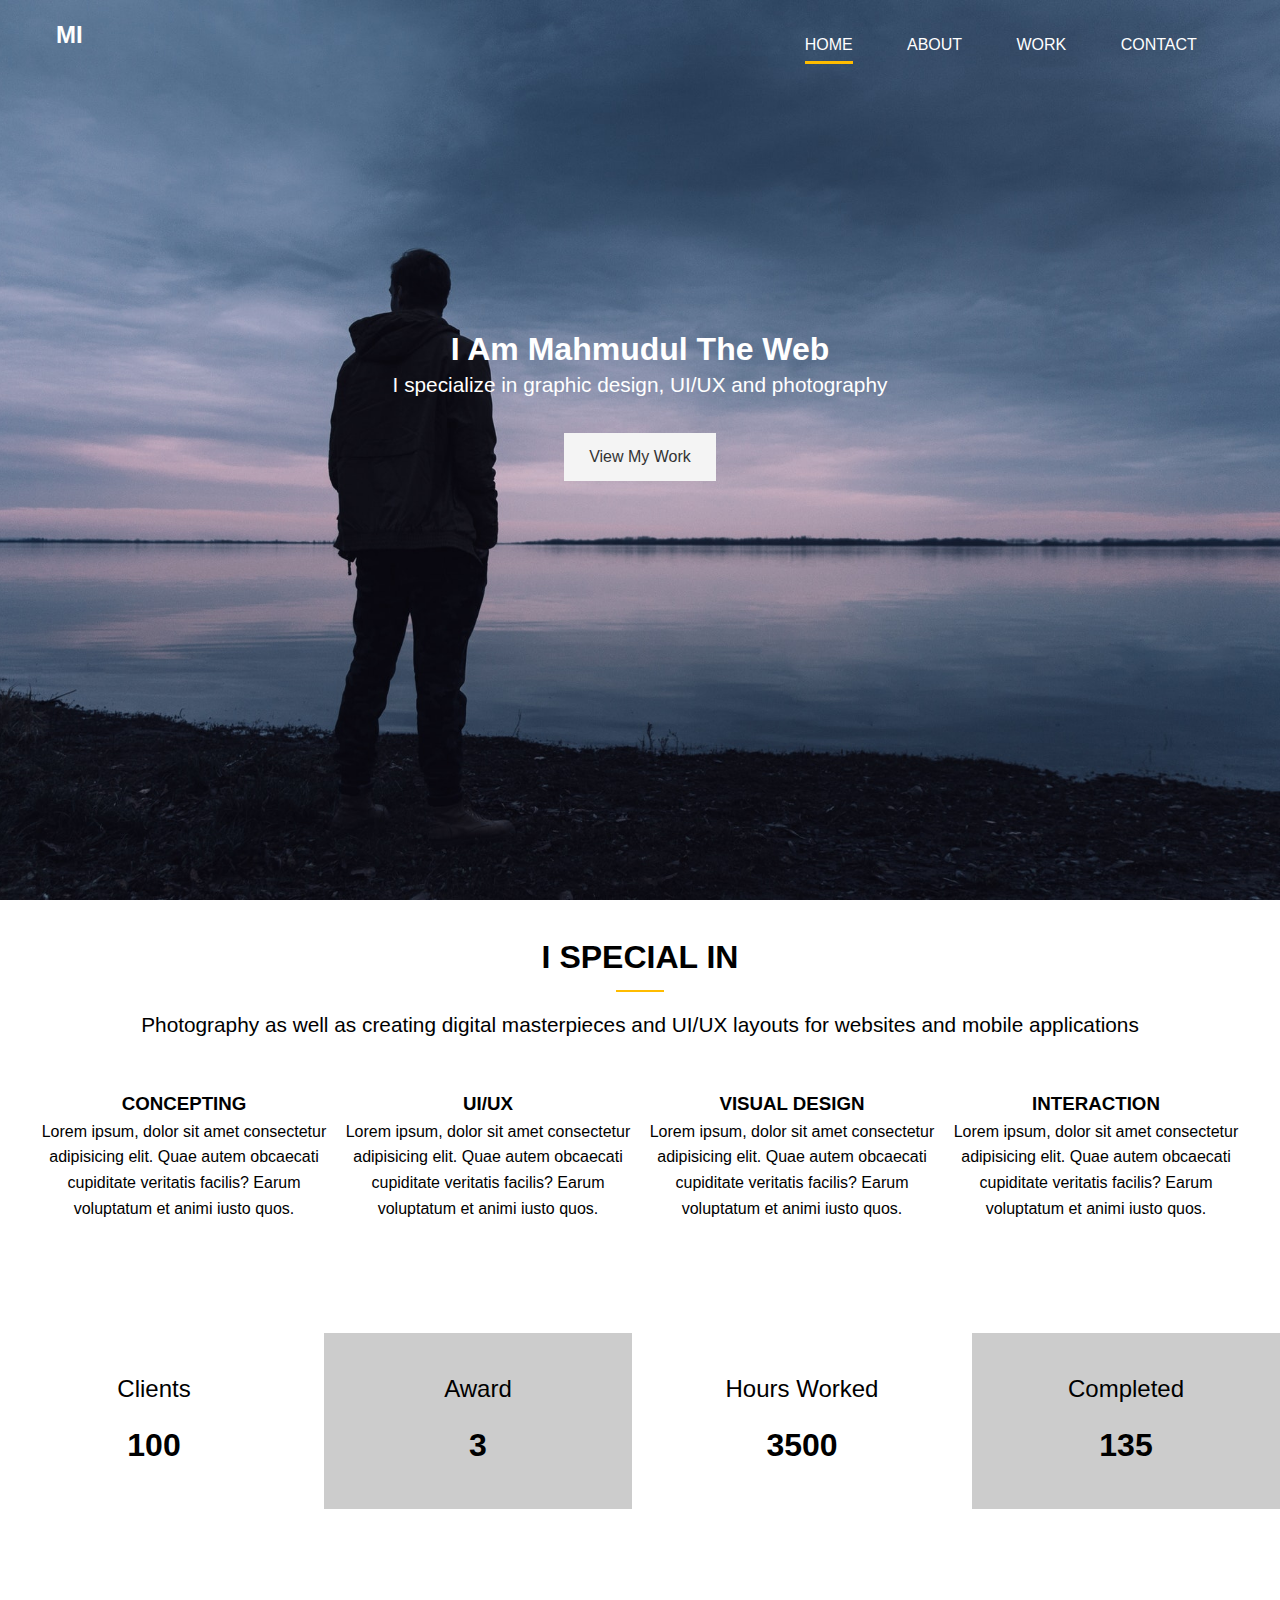
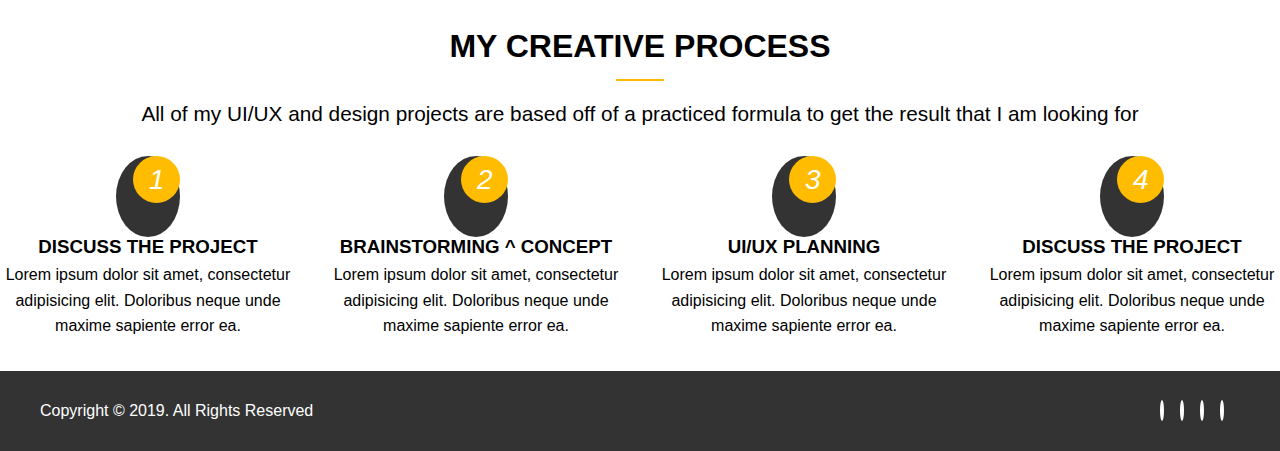
<file: index.html>
<!DOCTYPE html>
<html lang="en">
<head>
	<meta charset="UTF-8">
	<meta http-equiv="X-UA-Compatible" content="IE=edge">
	<meta name="viewport" content="width=device-width, initial-scale=1.0">
	<link rel="stylesheet" href="https://use.fontawesome.com/releases/v5.6.3/css/all.css"
		integrity="sha384-UHRtZLI+pbxtHCWp1t77Bi1L4ZtiqrqD80Kn4Z8NTSRyMA2Fd33n5dQ8lWUE00s/" crossorigin="anonymous">
	<link rel="preconnect" href="https://fonts.googleapis.com">
	<link rel="stylesheet" href="css/main.css">
	<title>Mahmudul</title>
</head>

<body>
	<header id="header-home">
		<div class="container">
			<nav id="main-nav">
		             <h2 id="logos">MI</h2>
				<ul>
					<li><a href="index.html" class="current">Home</a></li>
					<li><a href="about.html">About</a></li>
					<li><a href="work.html">Work</a></li>
					<li><a href="contact.html">Contact</a></li>
				</ul>
			</nav>
			<div class="header-content">
				<h1>I Am Mahmudul The <span class="txt-type" data-wait="3000"
					data-words='["Web Developer"]'></span></h1>
				<p class="lead">I specialize in graphic design, UI/UX and photography</p>
				<a href="work.html" class="btn-light">View My Work</a>
			</div>
		</div>
	</header>
	<section id="home-a" class="text-center py-2">
		<div class="container">
			<h2 class="section-title">I Special In</h2>
			<div class="bottom-line"></div>
			<p class="lead">Photography as well as creating digital masterpieces and UI/UX layouts for websites and
				mobile applications</p>
			<div class="special">
				<div>
					<i class="fas fa-file-alt fa-2x"></i>
					<h3>Concepting</h3>
					<p>Lorem ipsum, dolor sit amet consectetur adipisicing elit. Quae autem obcaecati cupiditate
						veritatis facilis? Earum voluptatum et animi iusto quos.</p>
				</div>
				<div>
					<i class="fas fa-desktop fa-2x"></i>
					<h3>UI/UX</h3>
					<p>Lorem ipsum, dolor sit amet consectetur adipisicing elit. Quae autem obcaecati cupiditate
						veritatis facilis? Earum voluptatum et animi iusto quos.</p>
				</div>
				<div>
					<i class="fas fa-object-ungroup fa-2x"></i>
					<h3>Visual Design</h3>
					<p>Lorem ipsum, dolor sit amet consectetur adipisicing elit. Quae autem obcaecati cupiditate
						veritatis facilis? Earum voluptatum et animi iusto quos.</p>
				</div>
				<div>
					<i class="fas fa-thumbs-up fa-2x"></i>
					<h3>Interaction</h3>
					<p>Lorem ipsum, dolor sit amet consectetur adipisicing elit. Quae autem obcaecati cupiditate
						veritatis facilis? Earum voluptatum et animi iusto quos.</p>
				</div>
			</div>
		</div>
	</section>
	<section id="home-b" class="text-center py-3">
		<div class="stats">
			<div>
				<ul>
					<li><i class="fas fa-users fa-3x "></i></li>
					<li class="stats-title">Clients</li>
					<li class="stats-number">100</li>
				</ul>
			</div>
			<div>
				<ul>
					<li><i class="fas fa-award fa-3x"></i></li>
					<li class="stats-title">Award</li>
					<li class="stats-number">3 </li>
				</ul>
			</div>
			<div>
				<ul>
					<li><i class="fas fa-hourglass-start fa-3x"></i></li>
					<li class="stats-title">Hours Worked</li>
					<li class="stats-number">3500</li>
				</ul>
			</div>
			<div>
				<ul>
					<li><i class="fas fa-code-branch fa-3x"></i></li>
					<li class="stats-title">Completed</li>
					<li class="stats-number">135</li>
				</ul>
			</div>
		</div>
	</section>
	<section id="home-c" class="text-center py-2">
		<h2 class="section-title">My Creative Process</h2>
		<div class="bottom-line"></div>
		<p class="lead">All of my UI/UX and design projects are based off of a practiced formula to get the result that
			I am looking for</p>
		<div class="process">
			<div>
				<i class="fas fa-file-alt fa-4x process-icon my-2">
					<div class="process-step">1</div>
				</i>
				<div class="clr"></div>
				<h3>Discuss The Project</h3>
				<p>Lorem ipsum dolor sit amet, consectetur adipisicing elit. Doloribus neque unde maxime sapiente error
					ea.</p>
			</div>
			<div>
				<i class="fas fa-desktop fa-4x process-icon my-2">
					<div class="process-step">2</div>
				</i>
				<div class="clr"></div>
				<h3>BRAINSTORMING ^ CONCEPT</h3>
				<p>Lorem ipsum dolor sit amet, consectetur adipisicing elit. Doloribus neque unde maxime sapiente error
					ea.</p>
			</div>
			<div>
				<i class="fas fa-object-ungroup fa-4x process-icon my-2">
					<div class="process-step">3</div>
				</i>
				<div class="clr"></div>
				<h3>UI/UX PLANNING</h3>
				<p>Lorem ipsum dolor sit amet, consectetur adipisicing elit. Doloribus neque unde maxime sapiente error
					ea.</p>
			</div>
			<div>
				<i class="fas fa-thumbs-up fa-4x process-icon my-2">
					<div class="process-step">4</div>
				</i>
				<div class="clr"></div>
				<h3>Discuss The Project</h3>
				<p>Lorem ipsum dolor sit amet, consectetur adipisicing elit. Doloribus neque unde maxime sapiente error
					ea.</p>
			</div>
		</div>
	</section>
	<section id="main-footer">
		<div class="footer-content container">
			<p>Copyright © 2019. All Rights Reserved</p>
			<div class="social">
				<a href="https://twitter.com/MdMahmu85962551">	<i class="fab fa-twitter"></i></a>
			
			
				<a href="https://www.facebook.com/mdmahmudul.uslam.1/">	<i class="fab fa-facebook-f"></i></a>
				<a href="https://www.instagram.com/mdmahmudul.uslam.1/">		<i class="fab fa-instagram"></i></a>
				<a href=https://www.linkedin.com/in/md-mahmudul-islam-4aa63323b/">	<i class="fab fa-linkedin"></i></a>
		
			
			</div>
		</div>
	</section>
	<script src="app.js"></script>
</body>
</html>
</file>
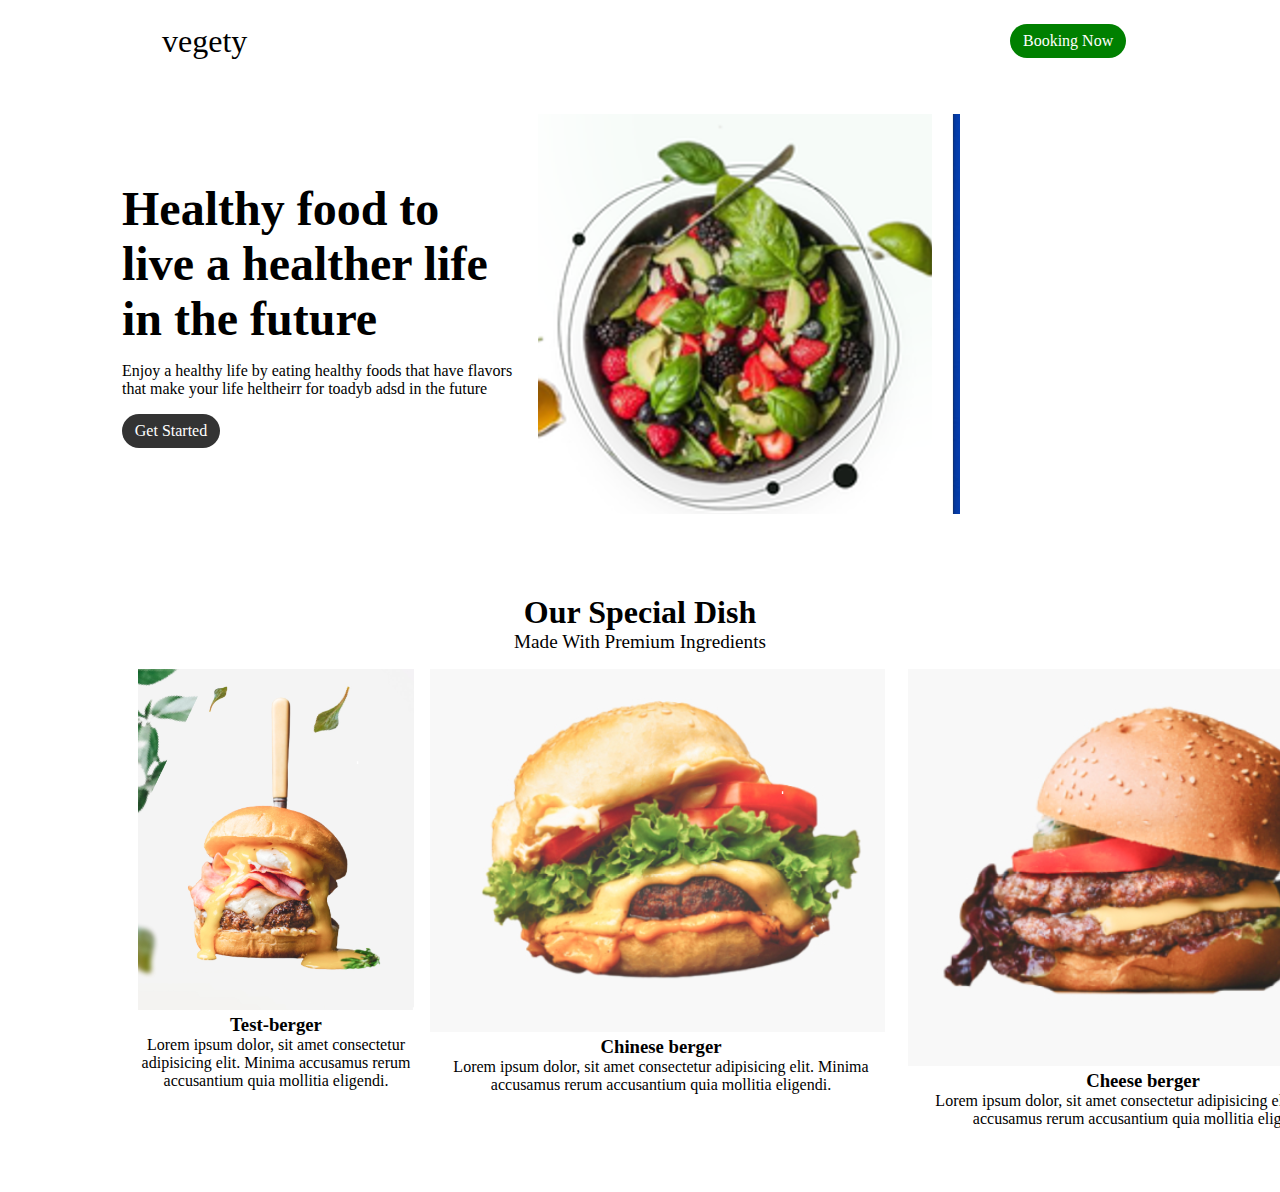
<file: css/PORTFOLIO-WB/index.html>
<!DOCTYPE html>
<html lang="en">

<head>
	<meta charset="UTF-8">
	<meta http-equiv="X-UA-Compatible" content="IE=edge">
	<meta name="viewport" content="width=device-width, initial-scale=1.0">
	<title>Document</title>
	<link rel="preconnect" href="https://fonts.googleapis.com">
	<link rel="stylesheet" href="https://use.fontawesome.com/releases/v5.6.3/css/all.css"
		integrity="sha384-UHRtZLI+pbxtHCWp1t77Bi1L4ZtiqrqD80Kn4Z8NTSRyMA2Fd33n5dQ8lWUE00s/" crossorigin="anonymous">
	<link rel="stylesheet" href="disc/main.css">
</head>
<body>
	<div class="container">
		<div id="main-nav">
			<div class="logo">
				<i class="fas fa-leaf"></i>vege<span>ty</span>
			</div>
			<div class="icons">
				<i class="fas fa-search"></i>
				<i class="fas fa-shopping-cart"></i>
				<i class="fas fa-shopping-bag"></i>
			</div>
			<a href="#" class="btn-primary">Booking Now</a>
		</div>
	</div>
	<section id="home-a" class="py-2">
		<div class="container">
			<div class="healthy">
				<div class="content">
					<h1>Healthy food to live a healther life in the future </h1>
				<p>Enjoy a healthy life by eating healthy foods that have flavors that make your life heltheirr for toadyb adsd in the future</p>
				<a href="#" class="btn-dark">Get Started</a>
				</div>
				<img src="./5.PNG" alt="">
			</div>
		</div>
	</section>
	<section id="home-b" class="text-center py-3">
	<div class="container">
		<h2 class="section-title">Our Special Dish</h2>
		<p class="lead">Made With Premium Ingredients</p>
		<div class="specials">
			<div>
				<img src="./bargar1.jpg" alt="">
				<h3>Test-berger</h3>
				<p>Lorem ipsum dolor, sit amet consectetur adipisicing elit. Minima accusamus rerum accusantium quia mollitia eligendi.</p>
			</div>
			<div>
				<img src="./bargar2.jpg" alt="">
				<h3>Chinese berger</h3>
				<p>Lorem ipsum dolor, sit amet consectetur adipisicing elit. Minima accusamus rerum accusantium quia mollitia eligendi.</p>
			</div>
			<div>
				<img src="./bargar3.jpg" alt="">
				<h3>Cheese berger</h3>
				<p>Lorem ipsum dolor, sit amet consectetur adipisicing elit. Minima accusamus rerum accusantium quia mollitia eligendi.</p>
			</div>
		</div>
	</div>
	</section>
</body>

</html>
</file>
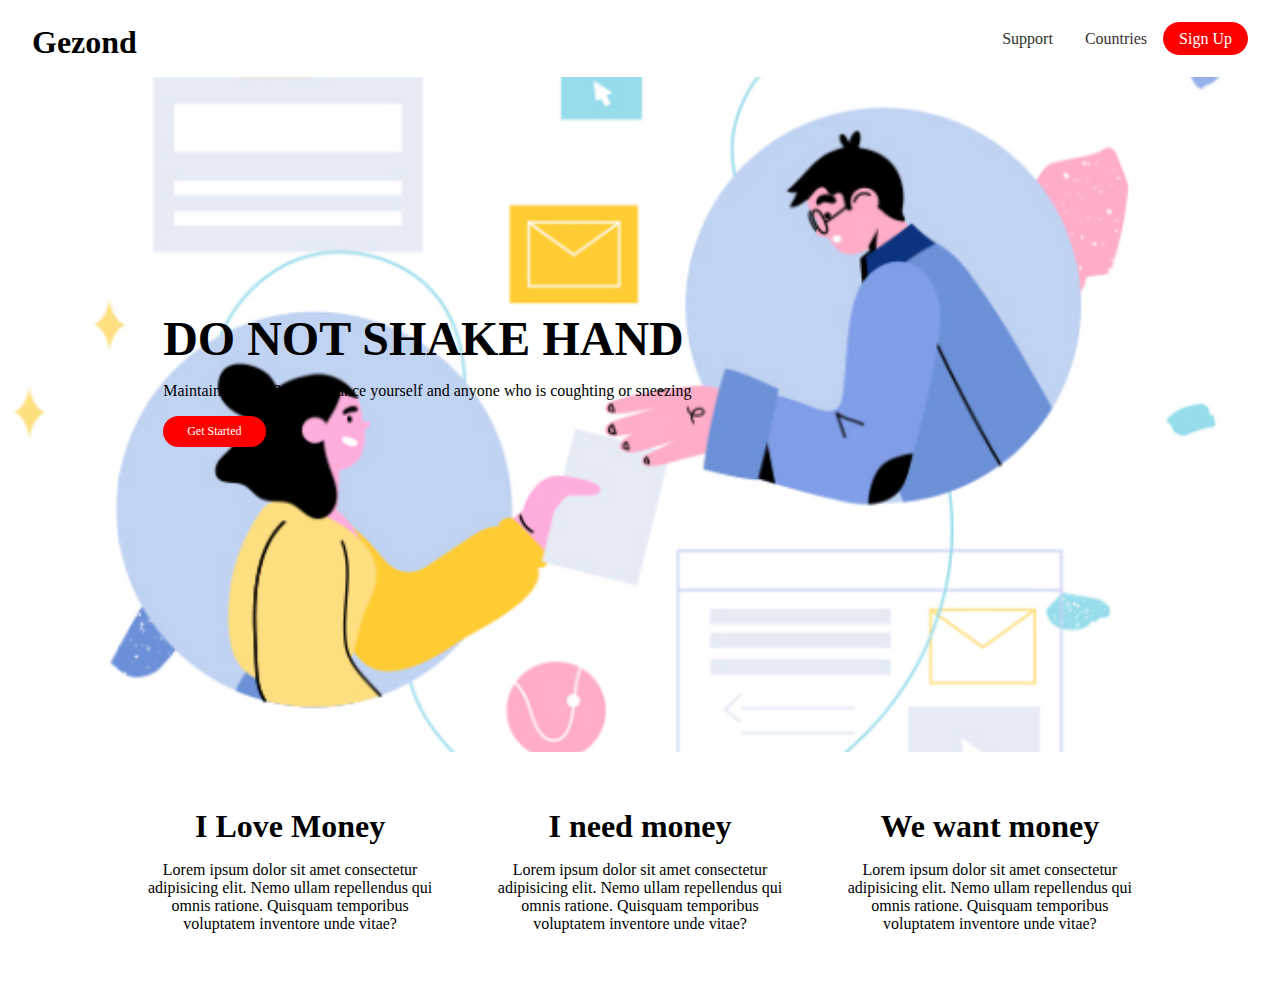
<file: img/Project/index.html>
<!DOCTYPE html>
<html lang="en">
<head>
	<meta charset="UTF-8">
	<meta http-equiv="X-UA-Compatible" content="IE=edge">
	<meta name="viewport" content="width=device-width, initial-scale=1.0">
	<link rel="stylesheet" href="style.css">
	<title>docoment</title>
</head>
<body>
	<header>
		<nav id="navbar">
				<h1 class="logo">Gezond</h1>
				<ul>
					<li><a href="#">Support</a></li>
					<li><a href="#">Countries</a></li>
					<li><a href="#">Sign Up</a></li>
				</ul>
		</nav>
	</header>
	<section id="showcase">
		<div class="container">
		<div class="showcase-container">
			<h1>DO NOT SHAKE HAND</h1>
			<P>Maintain at least 3 feet distance yourself and anyone who is coughting or sneezing</P>
			<div>
			<a href="#" class="btn">Get Started</a>
		</div>
		</div>
	</div>
	</section>
	<section class="countries">
		<div class="box-container">
			<div class="box">
				<h1>I Love Money</h1>
				Lorem ipsum dolor sit amet consectetur adipisicing elit. Nemo ullam repellendus qui omnis ratione. Quisquam temporibus voluptatem inventore unde vitae?
			</div>
			<div class="box">
				<h1>I need money</h1>
				Lorem ipsum dolor sit amet consectetur adipisicing elit. Nemo ullam repellendus qui omnis ratione. Quisquam temporibus voluptatem inventore unde vitae?
			</div>
			<div class="box">
				<h1>We want money</h1>
				Lorem ipsum dolor sit amet consectetur adipisicing elit. Nemo ullam repellendus qui omnis ratione. Quisquam temporibus voluptatem inventore unde vitae?
			</div>
		</div>
	</section>
</body>
</html>
</file>
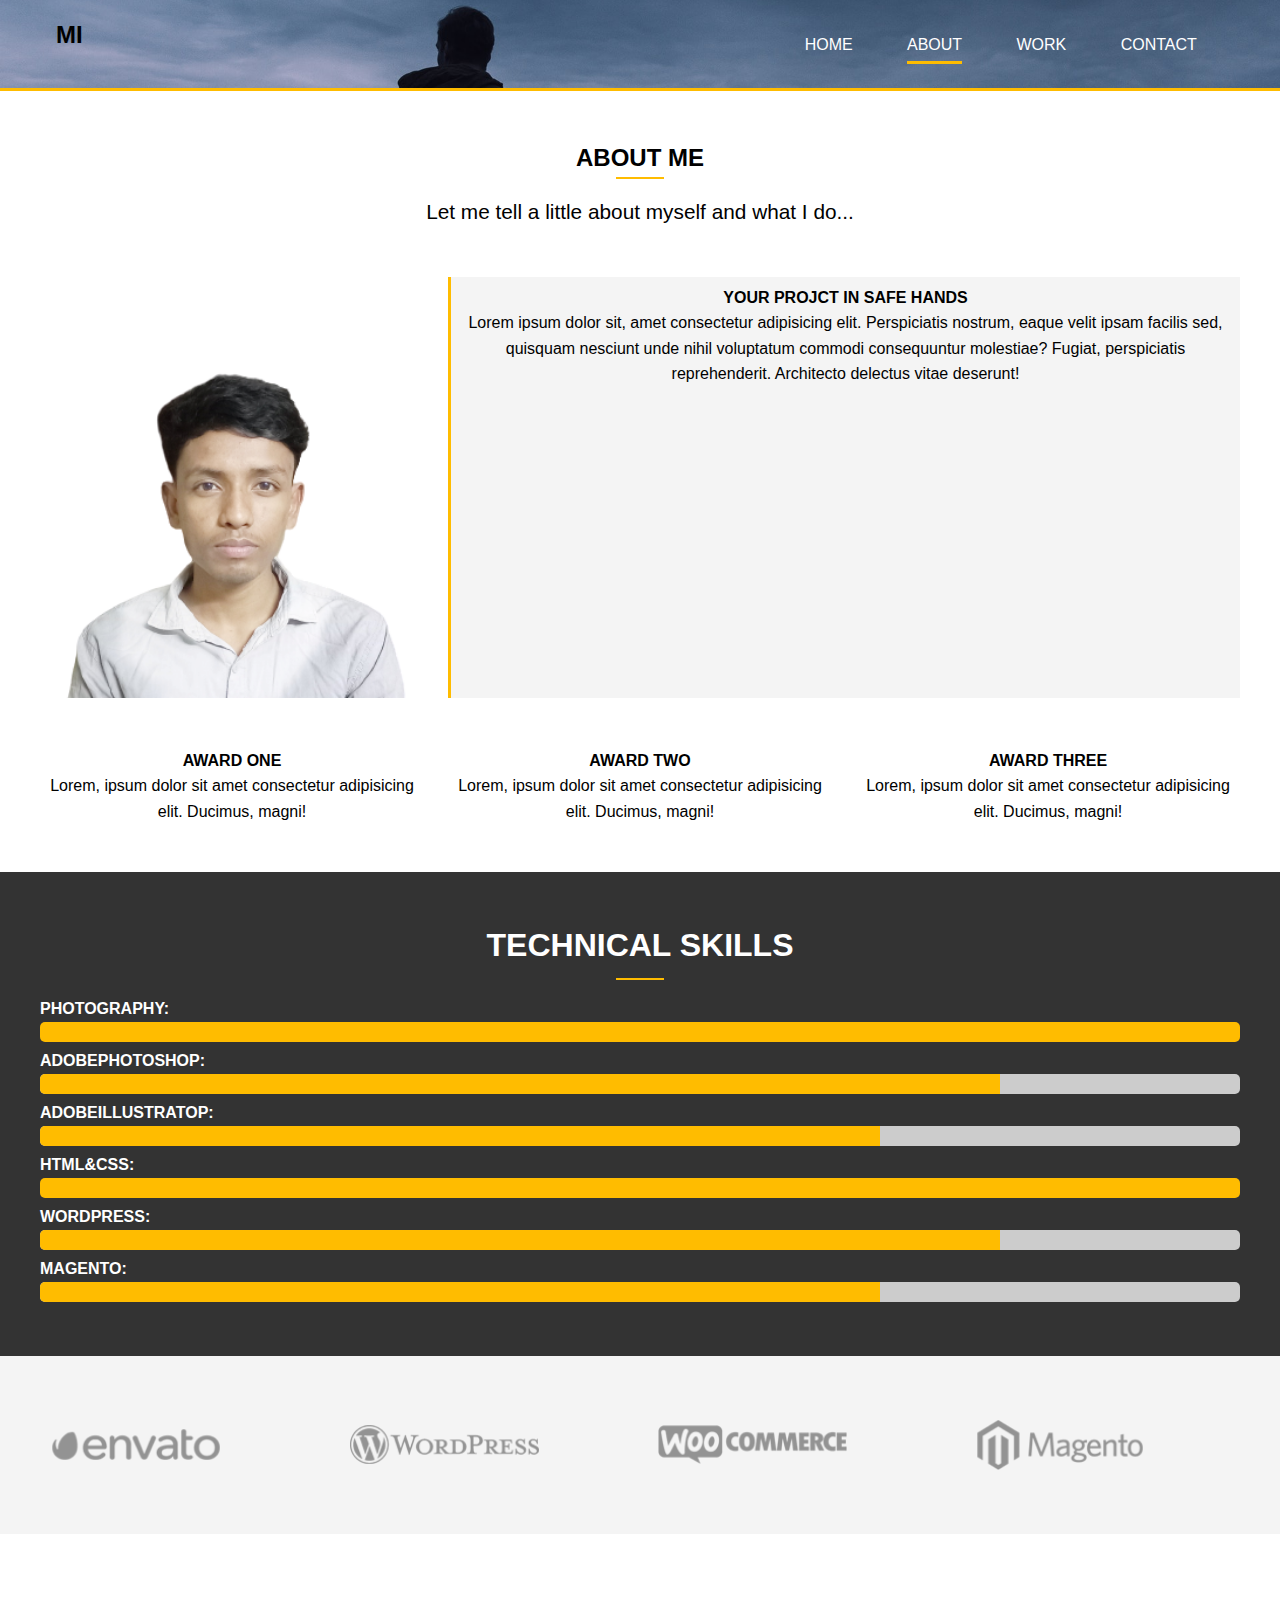
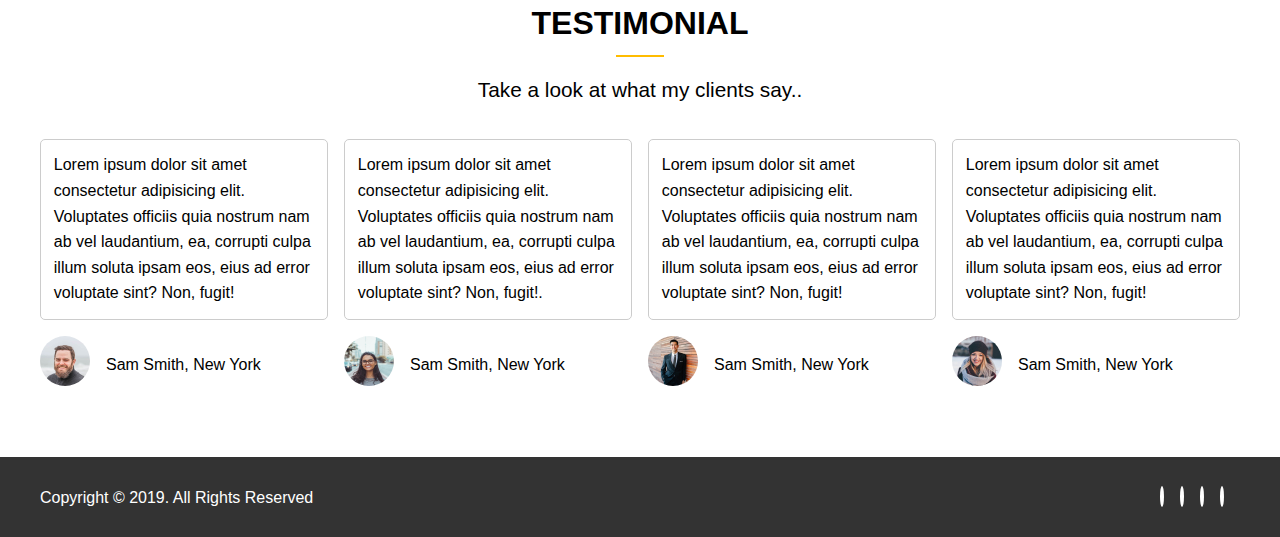
<file: about.html>
<!DOCTYPE html>
<html lang="en">
<head>
	<meta charset="UTF-8">
	<meta http-equiv="X-UA-Compatible" content="IE=edge">
	<meta name="viewport" content="width=device-width, initial-scale=1.0">
	<link rel="stylesheet" href="https://use.fontawesome.com/releases/v5.6.3/css/all.css"
		integrity="sha384-UHRtZLI+pbxtHCWp1t77Bi1L4ZtiqrqD80Kn4Z8NTSRyMA2Fd33n5dQ8lWUE00s/" crossorigin="anonymous">
	<link rel="preconnect" href="https://fonts.googleapis.com">
	<link rel="stylesheet" href="css/main.css">
	<title>Mahmudul</title>
</head>
<body>
	<header id="header-inner">
		<div class="container">
			<nav id="main-nav">
				<h2 id="logos">MI</h2>
				<ul>
					<li><a href="index.html" >Home</a></li>
					<li><a href="about.html"class="current">About</a></li>
					<li><a href="work.html">Work</a></li>
					<li><a href="contact.html">Contact</a></li>
				</ul>
			</nav>
		</div>
	</header>
	<section id="about-a" class="text-center py-3">
		<div class="container">
			<h2>ABOUT ME</h2>
		<div class="bottom-line"></div>
		<p class="lead">Let me tell a little about myself and what I do...</p>
		<div class="about-info">
			<img src="./img/linked.jpg.png" alt="" class="bio-img">
			<div class="bio bg-light">
				<h4>YOUR PROJCT IN SAFE HANDS</h4>
				<P>Lorem ipsum dolor sit, amet consectetur adipisicing elit. Perspiciatis nostrum, eaque velit ipsam facilis sed, quisquam nesciunt unde nihil voluptatum commodi consequuntur molestiae? Fugiat, perspiciatis reprehenderit. Architecto delectus vitae deserunt!</P>
			</div>
			<div class="award-one">
				<i class="fas fa-award fa-3x"></i>
				<h4>AWARD ONE</h4>
				Lorem, ipsum dolor sit amet consectetur adipisicing elit. Ducimus, magni!
			</div>
			<div class="award-2">
				<i class="fas fa-award fa-3x"></i>
				<h4>AWARD TWO</h4>
				Lorem, ipsum dolor sit amet consectetur adipisicing elit. Ducimus, magni!
			</div>
			<div class="award-three">
				<i class="fas fa-award fa-3x"></i>
				<h4>AWARD THREE</h4>
				Lorem, ipsum dolor sit amet consectetur adipisicing elit. Ducimus, magni!
			</div>
		</div>
	</section>
	<section id="about-b" class="bg-dark py-3">
		<div class="container">
			<h2 class="section-title">TECHNICAL SKILLS</h2>	
		<div class="bottom-line"></div>
		<h4>PHOTOGRAPHY:</h4>
		<div class="progress">
			<div style="width:100%"></div>
		</div>
		<h4>ADOBEPHOTOSHOP:</h4>
		<div class="progress">
			<div style="width:80%"></div>
		</div>
		<h4>ADOBEILLUSTRATOP:</h4>
		<div class="progress">
			<div style="width:70%"></div>
		</div>
		<h4>HTML&CSS:</h4>
		<div class="progress">
			<div style="width:100%"></div>
		</div>
		<h4>WORDPRESS:</h4>
		<div class="progress">
			<div style="width:80%"></div>
		</div>
		<h4>MAGENTO:</h4>
		<div class="progress">
			<div style="width:70%"></div>
		</div>
		</div>
	</section>
	<section id="about-c" class=" bg-light py-4">
		<div class="container">
			<div class="about-logos">
				<img src="./img/logo-envato.png" alt="">
				<img src="./img/logo-wordpress.png" alt="">
				<img src="./img/logo-woocommerce.png" alt="">
				<img src="./img/logo-magento.png" alt="">
			</div>
		</div>
	</section>
	<section id="about-d" class="py-4">
		<div class="container">
			<h2 class="section-title">TESTIMONIAL</h2>
		<div class="bottom-line"></div>
		<p class="lead text-center">Take a look at what my clients say..</p>
		<div class="testimonials">
			<div>
				<p>Lorem ipsum dolor sit amet consectetur adipisicing elit. Voluptates officiis quia nostrum nam ab vel laudantium, ea, corrupti culpa illum soluta ipsam eos, eius ad error voluptate sint? Non, fugit!</p>
			<ul>
				<li><img src="./img/person1.jpg" alt=""></li>
				<li>Sam Smith, New York</li>
			</ul>
			</div>
			<div>
				<p>Lorem ipsum dolor sit amet consectetur adipisicing elit. Voluptates officiis quia nostrum nam ab vel laudantium, ea, corrupti culpa illum soluta ipsam eos, eius ad error voluptate sint? Non, fugit!.</p>
			<ul>
				<li><img src="./img/person2.jpg" alt=""></li>
				<li>Sam Smith, New York</li>
			</ul>
			</div>
			<div>
				<p>Lorem ipsum dolor sit amet consectetur adipisicing elit. Voluptates officiis quia nostrum nam ab vel laudantium, ea, corrupti culpa illum soluta ipsam eos, eius ad error voluptate sint? Non, fugit!</p>
			<ul>
				<li><img src="./img/person3.jpg" alt=""></li>
				<li>Sam Smith, New York</li>
			</ul>
			</div>
			<div>
				<p>Lorem ipsum dolor sit amet consectetur adipisicing elit. Voluptates officiis quia nostrum nam ab vel laudantium, ea, corrupti culpa illum soluta ipsam eos, eius ad error voluptate sint? Non, fugit!</p>
			<ul>
				<li><img src="./img/person4.jpg" alt=""></li>
				<li>Sam Smith, New York</li>
			</ul>
			</div>
		</div>
		</div>
	</section>
	<section id="main-footer">
		<div class="footer-content container">
			<p>Copyright © 2019. All Rights Reserved</p>
			<div class="social">
				<a href="https://twitter.com/MdMahmu85962551">	<i class="fab fa-twitter"></i></a>
			
			
				<a href="https://www.facebook.com/mdmahmudul.uslam.1/">	<i class="fab fa-facebook-f"></i></a>
				<a href="https://www.instagram.com/mdmahmudul.uslam.1/">		<i class="fab fa-instagram"></i></a>
				<a href=https://www.linkedin.com/in/md-mahmudul-islam-4aa63323b/">	<i class="fab fa-linkedin"></i></a>
		
			</div>
		</div>
	</section>
</body>

</html>
</file>
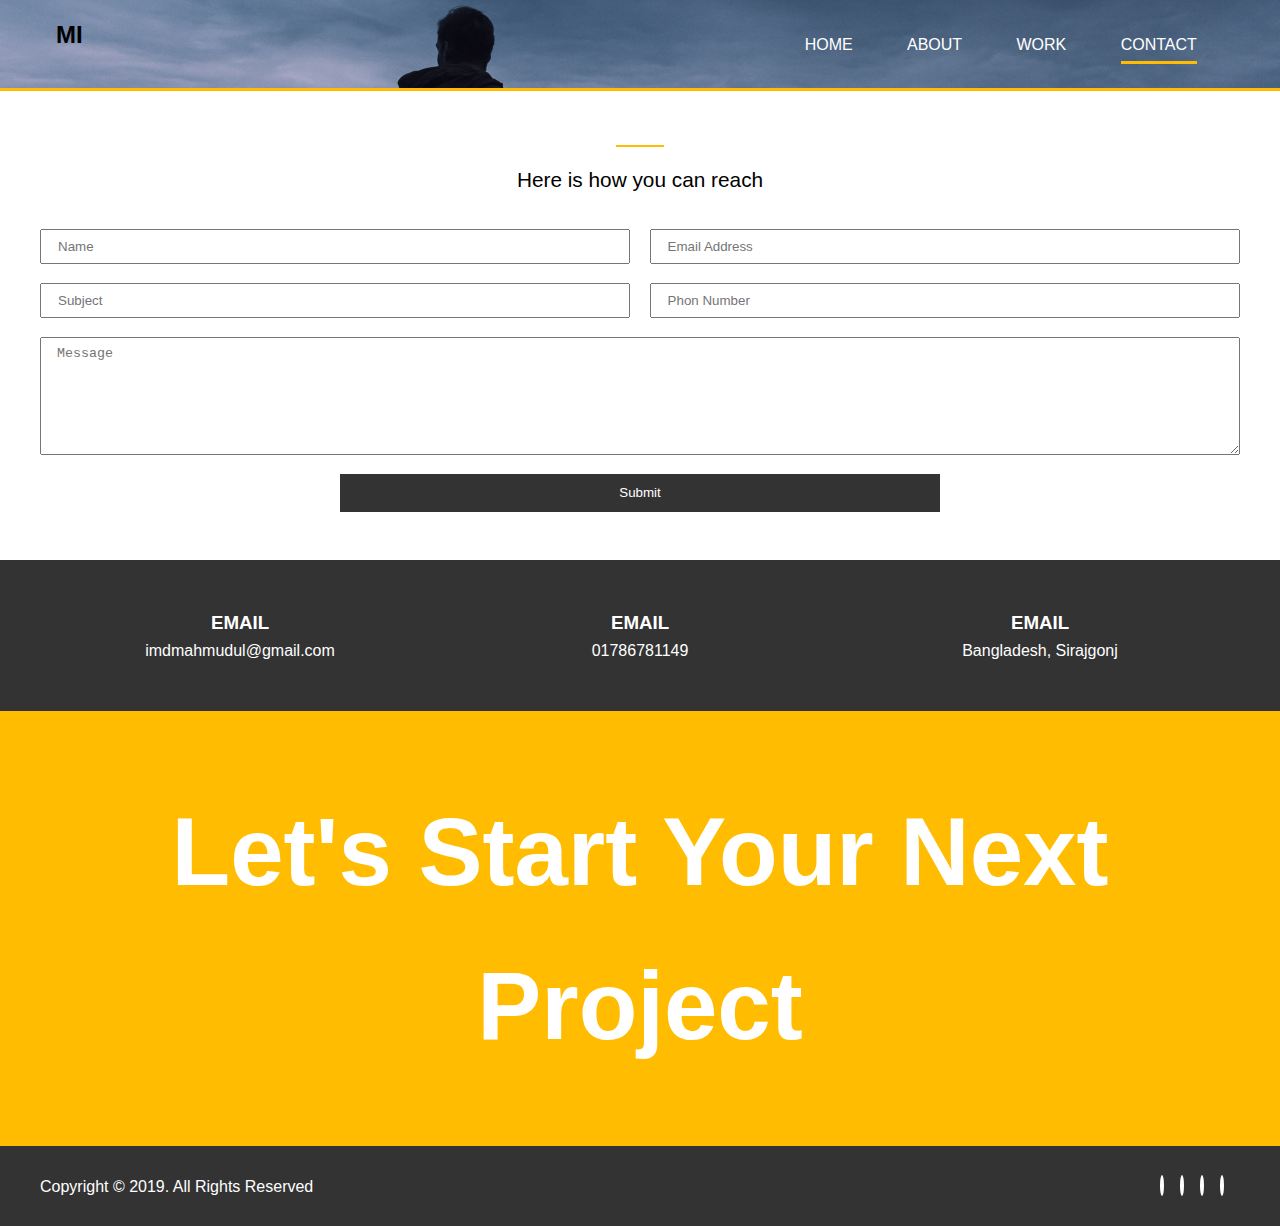
<file: contact.html>
<!DOCTYPE html>
<html lang="en">
<head>
	<meta charset="UTF-8">
	<meta http-equiv="X-UA-Compatible" content="IE=edge">
	<meta name="viewport" content="width=device-width, initial-scale=1.0">
	<link rel="stylesheet" href="https://use.fontawesome.com/releases/v5.6.3/css/all.css"
		integrity="sha384-UHRtZLI+pbxtHCWp1t77Bi1L4ZtiqrqD80Kn4Z8NTSRyMA2Fd33n5dQ8lWUE00s/" crossorigin="anonymous">
	<link rel="preconnect" href="https://fonts.googleapis.com">
	<link rel="stylesheet" href="css/main.css">
	<title>Mahmudul</title>
</head>
<body>
	<header id="header-inner">
		<div class="container">
			<nav id="main-nav">
				<h2 id="logos">MI</h2>
				<ul>
					<li><a href="index.html" >Home</a></li>
					<li><a href="about.html">About</a></li>
					<li><a href="work.html">Work</a></li>
					<li><a href="contact.html"  class="current">Contact</a></li>
				</ul>
			</nav>
		</div>
	</header>
	<section id="contact-a" class="text-center py-3">
		<div class="container">
			<h2 class="section-title"></h2>
			<div class="bottom-line"></div>
			<p class="lead">Here is how you can reach</p>
			<form>
				<div class="input-fields">
					<input type="text" class="input-text input-name" placeholder="Name">
					<input type="text" class="input-text input-eamil" placeholder="Email Address">
					<input type="text" class="input-text input-subject" placeholder="Subject">
					<input type="text" class="input-text input-phonr" placeholder="Phon Number">
					<textarea class="input-text message-input" placeholder="Message"></textarea>
				</div>
			</form>
			<button type="submit" class="btn-dark">Submit</button>
		</div>
	</section>
	<section id="contact-b" class="bg-dark py-3">
		<div class="container">
			<div class="contact-info">
				<div>
					<i class="fas fa-envelope fa-2x"></i>
					<h3>EMAIL</h3>
					<P>imdmahmudul@gmail.com</P>
				</div>
				<div>
					<i class="fas fa-phone fa-2x"></i>
					<h3>EMAIL</h3>
					<P>01786781149</P>
				</div>
				<div>
					<i class="fas fa-address-card fa-2x"></i>
					<h3>EMAIL</h3>
					<P>Bangladesh, Sirajgonj</P>
				</div>
			</div>
		</div>
	</section>
	<section id="contact-c" class="bg-main py-4">
		<div class="container">
			<h1>Let's Start Your Next Project</h1>
		</div>
	</section>
	<section id="main-footer">
		<div class="footer-content container">
			<p>Copyright © 2019. All Rights Reserved</p>
			<div class="social">
				<a href="https://twitter.com/MdMahmu85962551">	<i class="fab fa-twitter"></i></a>
			
			
				<a href="https://www.facebook.com/mdmahmudul.uslam.1/">	<i class="fab fa-facebook-f"></i></a>
				<a href="https://www.instagram.com/mdmahmudul.uslam.1/">		<i class="fab fa-instagram"></i></a>
				<a href=https://www.linkedin.com/in/md-mahmudul-islam-4aa63323b/">	<i class="fab fa-linkedin"></i></a>
				
			</div>
		</div>
	</section>
</body>

</html>
</file>
<file: css/main.css>
.container {
  max-width: 1200px;
  padding: 0 1.5rem;
  margin: auto;
  overflow: hidden;
}

.btn-dark, .btn-light {
  display: inline-block;
  padding: 0.7rem 1.6rem;
  cursor: pointer;
  transition: 0.5s;
}

.btn-light {
  background: #f4f4f4;
}
.btn-light:hover {
  background: #ffbc00;
}
.btn-dark {
  background: #333;
  color: #fff;
  border: none;
}
.btn-dark:hover {
  background-color: #ffbc00;
}

.lead {
  text-align: center;
  font-size: 1.3rem;
  padding-bottom: 2rem;
}

.text-center {
  text-align: center;
}

.py-1 {
  padding: 1rem 0;
}
.py-2 {
  padding: 2rem 0;
}
.py-3 {
  padding: 3rem 0;
}
.py-4 {
  padding: 4rem 0;
}

.my-1 {
  margin: 1rem 0;
}
.my-2 {
  margin: 2rem 0;
}
.my-3 {
  margin: 3rem 0;
}
.my-4 {
  margin: 4rem 0;
}

.bg-light {
  background: #f4f4f4;
}
.bg-dark {
  background: #333;
  color: #fff;
}
.bg-main {
  background: #ffbc00;
  color: #fff;
}

.bottom-line {
  height: 2px;
  width: 3rem;
  display: block;
  margin: 0 auto 1rem auto;
  background-color: #ffbc00;
}

.section-title {
  font-size: 2rem;
  padding-bottom: 0.4rem;
  display: block;
  text-align: center;
}

.items {
  display: grid;
  grid-template-columns: repeat(3, 1fr);
  box-shadow: 0 5px 10px 0 rgba(0, 0, 0, 0.5);
}

.item {
  position: relative;
  background: #ffbc00;
  overflow: hidden;
}
.item::after {
  content: "";
  position: absolute;
  background: inherit;
  display: block;
  top: 0;
  left: 0;
  opacity: 0.9;
  width: 100%;
  height: 100%;
  transform: scale(2) translateX(-75%) translateY(-75%) rotate(-28deg);
  transition: transform 3s cubic-bezier(0.2, 1, 0.3, 1);
}
.item:hover:after {
  transform: scale(2) translateX(0) translateY(0) rotate(-28deg);
}
.item:hover .item-image {
  transform: scale(1.2);
}
.item:hover .item-text {
  opacity: 1;
  transform: translateY(0);
}
.item-image {
  height: auto;
  transform: translateZ(0);
  display: block;
  transition: transform 750ms cubic-bezier(0.2, 1, 0.3, 1);
}
.item-image:before {
  content: "";
  display: block;
  padding-top: 75%;
  overflow: hidden;
}
.item-image img {
  position: absolute;
  top: 0;
  left: 0;
  width: 100%;
  height: auto;
  line-height: 0;
}
.item-text {
  position: absolute;
  top: 0;
  right: 0;
  left: 0;
  bottom: 0;
  text-align: center;
  opacity: 0;
  z-index: 1;
  transform: translateY(-20%);
  color: #fff;
  transition: opacity 500ms cubic-bezier(0.2, 1, 0.3, 1), transform 500ms cubic-bezier(0.2, 1, 0.3, 1);
}

* {
  margin: 0;
  padding: 0;
}

body {
  font-family: "Dosis", sans-serif;
  line-height: 1.6;
  background: #fff;
}

a {
  text-decoration: none;
  color: #333;
}

ul {
  list-style: none;
}

h2, h3, h4 {
  text-transform: uppercase;
}

img {
  width: 100%;
}

#logo {
  width: 4rem;
  height: 4rem;
  font-family: 'Franklin Gothic Medium', 'Arial Narrow', Arial, sans-serif;
  
}

#main-nav {
  display: flex;
  justify-content: space-between;
  padding: 1rem;
}
#main-nav ul {
  display: flex;
  align-items: center;
}
#main-nav li {
  padding: 1rem 1.7rem;
}
#main-nav a {
  color: #fff;
  text-transform: uppercase;
  border-bottom: 3px transparent solid;
  padding-bottom: 0.5rem;
  transition: border-color 0.5s;
}
#main-nav a:hover {
  border-color: #ccc;
}
#main-nav a.current {
  border-color: #ffbc00;
}

#header-home {
  background: url(../img/showcase.jpg) no-repeat center right/cover;
  height: 100vh;
  color: #fff;
}
#header-home .header-content {
  margin-top: 20%;
  text-align: center;
}
#header-home .header-content h1 {
  font-size: 2rem;
  line-height: 1.2;
}
#header-inner {
  background: url(../img/showcase.jpg) no-repeat 20% 30%/cover;
  height: 5.5rem;
  border-bottom: 3px solid #ffbc00;
}

#home-a .special {
  margin-top: 1rem;
  display: grid;
  grid-template-columns: repeat(4, 1fr);
  gap: 1rem;
}
#home-a .special .fas {
  color: #ffbc00;
  padding-bottom: 0.5rem;
}

#home-b .stats {
  display: grid;
  grid-template-columns: repeat(4, 1fr);
  gap: 1rem;
}
#home-b .stats li {
  line-height: 2;
}
#home-b .stats .stats-title {
  font-size: 1.5rem;
}
#home-b .stats .stats-number {
  font-size: 2rem;
  font-weight: bold;
}
#home-b div {
  padding: 2rem 0;
}
#home-b div:nth-child(even) {
  background: #ccc;
}
#home-b div:nth-child(even) {
  background: #ccc;
}

#home-c .process {
  display: grid;
  grid-template-columns: repeat(4, 1fr);
  gap: 2rem;
}
#home-c .process-step {
  background: #ffbc00;
  position: absolute;
  top: 0;
  right: 0;
  font-size: 28px;
  height: 15px;
  width: 15px;
  line-height: 15px;
  border-radius: 50%;
  padding: 1rem;
  transition: all 1s;
}
#home-c .process-icon {
  position: relative;
  width: 70px;
  height: 70px;
  line-height: 70px;
  border-radius: 50%;
  padding: 2rem;
  background: #333;
  color: #fff;
  text-align: center;
  transition: all 1s;
}
#home-c .process-icon:hover {
  background: #ffbc00;
  width: 90px;
  height: 90px;
  line-height: 90px;
}
#home-c .process-icon:hover .process-step {
  background: #333;
}

#about-a .about-info {
  display: grid;
  grid-template-areas: "bio-img bio bio" "aw1 aw2 aw3";
  gap: 1.5rem;
  margin-top: 1rem;
}
#about-a .bio-img {
  grid-area: bio-img;
}
#about-a .bio {
  grid-area: bio;
  padding: 0.5rem;
  border-left: 3px solid #ffbc00;
}
#about-a .award-1 {
  grid-area: aw1;
}
#about-a .award-2 {
  grid-area: aw2;
}
#about-a .award-3 {
  grid-area: aw3;
}
#about-a .fas {
  color: #ffbc00;
  margin: 1rem;
}

#about-b h2, #about-b h4 {
  color: #fff;
}
#about-b .progress {
  height: 20px;
  background: #ccc;
  border-radius: 5px;
  overflow: hidden;
  margin-bottom: 0.4rem;
}
#about-b .progress div {
  height: 100%;
  color: #fff;
  background: #ffbc00;
  text-align: center;
}

#about-c .about-logos {
  display: grid;
  grid-template-columns: repeat(4, 1fr);
  gap: 2rem;
}
#about-c .about-logos img {
  width: 70%;
}

#about-d .testimonials {
  display: grid;
  grid-template-columns: repeat(4, 1fr);
  grid-gap: 1rem;
}
#about-d .testimonials p {
  border: 1px solid #ccc;
  border-radius: 5px;
  padding: 0.8rem;
}
#about-d ul {
  margin-top: 1rem;
  list-style: none;
  display: flex;
  align-items: center;
}
#about-d ul img {
  width: 50px;
  height: 50px;
  margin-right: 1rem;
  border-radius: 50%;
}

#contact-a .input-fields {
  display: grid;
  grid-template-areas: "name email" "subject phone" "message message";
  grid-gap: 1.2rem;
  margin-bottom: 1.2rem;
}
#contact-a .input-fields .name-input {
  grid-area: name;
}
#contact-a .input-fields .name-email {
  grid-area: email;
}
#contact-a .input-fields .name-subject {
  grid-area: subject;
}
#contact-a .input-fields .name-phone {
  grid-area: phone;
}
#contact-a .input-fields .message-input {
  grid-area: message;
  height: 100px;
}
#contact-a .input-fields .input-text {
  padding: 0.5rem 1rem;
}
#contact-a button[type=submit] {
  width: 50%;
}
#contact-b .contact-info {
  display: grid;
  grid-template-columns: repeat(3, 1fr);
  text-align: center;
}
#contact-c {
  text-align: center;
  font-size: 3rem;
}

#main-footer {
  background-color: #333;
  height: 5rem;
}
#main-footer .footer-content {
  display: flex;
  align-items: center;
  justify-content: space-between;
  height: 5rem;
  text-align: center;
}
#main-footer .footer-content p {
  color: #fff;
  text-align: center;
}
#main-footer .footer-content .social .fab {
  margin-right: 1rem;
  height: 30px;
  width: 30px;
  line-height: 30px;
  border: 2px solid #fff;
  color: #fff;
  border-radius: 50%;
  background: #333;
  text-align: center;
}
#main-footer .footer-content .social .fab:hover {
  background: #ffbc00;
}

@media (max-width: 800px) {
  #header-home {
    height: 30rem;
  }
}
@media (max-width: 500px) {
  #main-nav {
    flex-direction: column;
    align-items: center;
  }
  #main-nav li {
    padding-top: 1rem;
  }

  #header-home {
    height: 10rem;
    border-bottom: 3px solid #ffbc00;
    background-position: 20% 30%;
  }
  #header-home .header-content {
    display: none;
  }

  #header-inner {
    height: 10rem;
  }

  #home-a .special,
#home-b .stats,
#home-c .process,
#about-d .testimonials,
#contact-b .contact-info,
.items {
    grid-template-columns: 1fr;
  }

  #home-a .special div {
    border-bottom: 1px #f4f4f4 solid;
    padding-bottom: 1rem;
  }
  #home-a .special div:last-child {
    border: none;
    padding-bottom: 0;
  }

  #home-b .stats div {
    padding: 2rem 0 1rem 0;
  }

  #main-footer {
    height: 7rem;
  }
  #main-footer .footer-content {
    flex-direction: column;
    padding: 1rem;
    height: 5rem;
  }

  #about-a .about-info {
    grid-template-areas: "bio-img" "bio" "aw1" "aw2" "aw3";
  }
  #about-c {
    display: none;
  }

  #contact-a .input-fields {
    grid-template-areas: "name" "subject" "email" "phone" "message";
  }
  #contact-b div {
    margin-bottom: 0.5rem;
    padding-bottom: 0.5rem;
    border-bottom: 1px #555 solid;
  }
  #contact-b div:last-child {
    border: none;
    margin-bottom: 0;
  }
  #contact-c h1 {
    font-size: 2rem;
  }
}/*# sourceMappingURL=main.css.map */
</file>
<file: css/PORTFOLIO-WB/disc/main.css>
.container {
  max-width: 1100px;
  margin: auto;
  padding: 0 2rem;
}

.btn-primary, .btn-dark {
  display: inline-block;
  padding: 0.5rem 0.8rem;
  cursor: pointer;
  border-radius: 35px;
  color: #fff;
}

.btn-primary {
  background: green;
  color: #fff;
}

.btn-dark {
  background: #333333;
}

.py-1 {
  padding: 1rem 0;
}

.py-2 {
  padding: 2rem 0;
}

.py-3 {
  padding: 3rem 0;
}

.py-4 {
  padding: 4rem 0;
}

.section-title {
  font-size: 2rem;
  text-align: center;
}

.lead {
  text-align: center;
  font-size: 1.2rem;
}

.text-center {
  text-align: center;
}

* {
  padding: 0;
  margin: 0;
  -webkit-box-sizing: border-box;
          box-sizing: border-box;
}

a {
  text-decoration: none;
}

ul {
  list-style: none;
}

#main-nav {
  display: -webkit-box;
  display: -ms-flexbox;
  display: flex;
  -webkit-box-align: center;
      -ms-flex-align: center;
          align-items: center;
  -webkit-box-pack: justify;
      -ms-flex-pack: justify;
          justify-content: space-between;
  padding: 1rem 2rem;
}

#main-nav .logo {
  font-size: 2rem;
}

#main-nav .logo .fas {
  color: green;
  margin-right: .5rem;
}

#main-nav .icons {
  margin-left: auto;
  padding: 1rem;
}

#main-nav .icons .fas {
  margin: .5rem;
}

#home-a .healthy {
  display: -webkit-box;
  display: -ms-flexbox;
  display: flex;
  -webkit-box-align: center;
      -ms-flex-align: center;
          align-items: center;
  gap: 1rem;
}

#home-a .healthy .content {
  max-width: 400px;
}

#home-a .healthy .content h1 {
  font-size: 3rem;
}

#home-a .healthy .content p {
  padding: 1rem 0;
}

#home-a .healthy img {
  height: 25rem;
}

#home-b .specials {
  display: -ms-grid;
  display: grid;
  -ms-grid-columns: (1fr)[3];
      grid-template-columns: repeat(3, 1fr);
  gap: 1rem;
  margin: 1rem;
}
/*# sourceMappingURL=main.css.map */
</file>
<file: img/Project/style.css>
*{
	padding: 0;
	margin: 0;
	box-sizing: border-box;
}
a {
	color: #333;
	text-decoration: none;
}
#navbar ul li {
	list-style: none;
}
h1{
	margin-bottom: 1rem;
}

#navbar {
	background-color:#fff;
	display: flex;
	justify-content: space-between;
	overflow: auto;
	padding: 0 2rem;
}

.logo {
	padding-top: 1.5rem;
	font-size: 2rem;
}
#navbar ul {
	display: flex;
	align-items: center;
}
#navbar ul li a {
	padding: .75rem 1rem;

}
#navbar ul li a:hover {
	color: #333;
}

#navbar ul li:last-child a {
	background-color: red;
	color: #fff;
	padding: 0.5rem 1rem;
	border-radius: 35px;
	text-align: center;

}
#navbar ul li a:hover{
	opacity: 0.7;
}

#showcase h1 {
	font-size: 3rem;
}

#showcase p {
	font-size: 1rem;
}


#showcase {
	background: url(./img/stape3.jpg) no-repeat center center/cover;
	min-height: 75vh;
}



#showcase .showcase-container {
	display: flex;
	flex-direction: column;
	justify-content: center;
	padding-left: 3rem;
	height: 60vh;

}
 

.btn {
	display: inline-block;
	background-color:red;
	color: #fff;
	padding: .5rem 1.5rem;
	font-size: .75rem;
	margin-top: 1rem;
	border-radius: 45px;
}
section{
	margin: 0 auto;
	padding: 2rem 9%;
}
.countries .box-container {
	display: flex;
	justify-content: center;
	align-items: center;

}
.countries .box-container .box {
	flex: 1 1 20rem;
	text-align: center;
	margin: 1.5rem;
}
</file>
